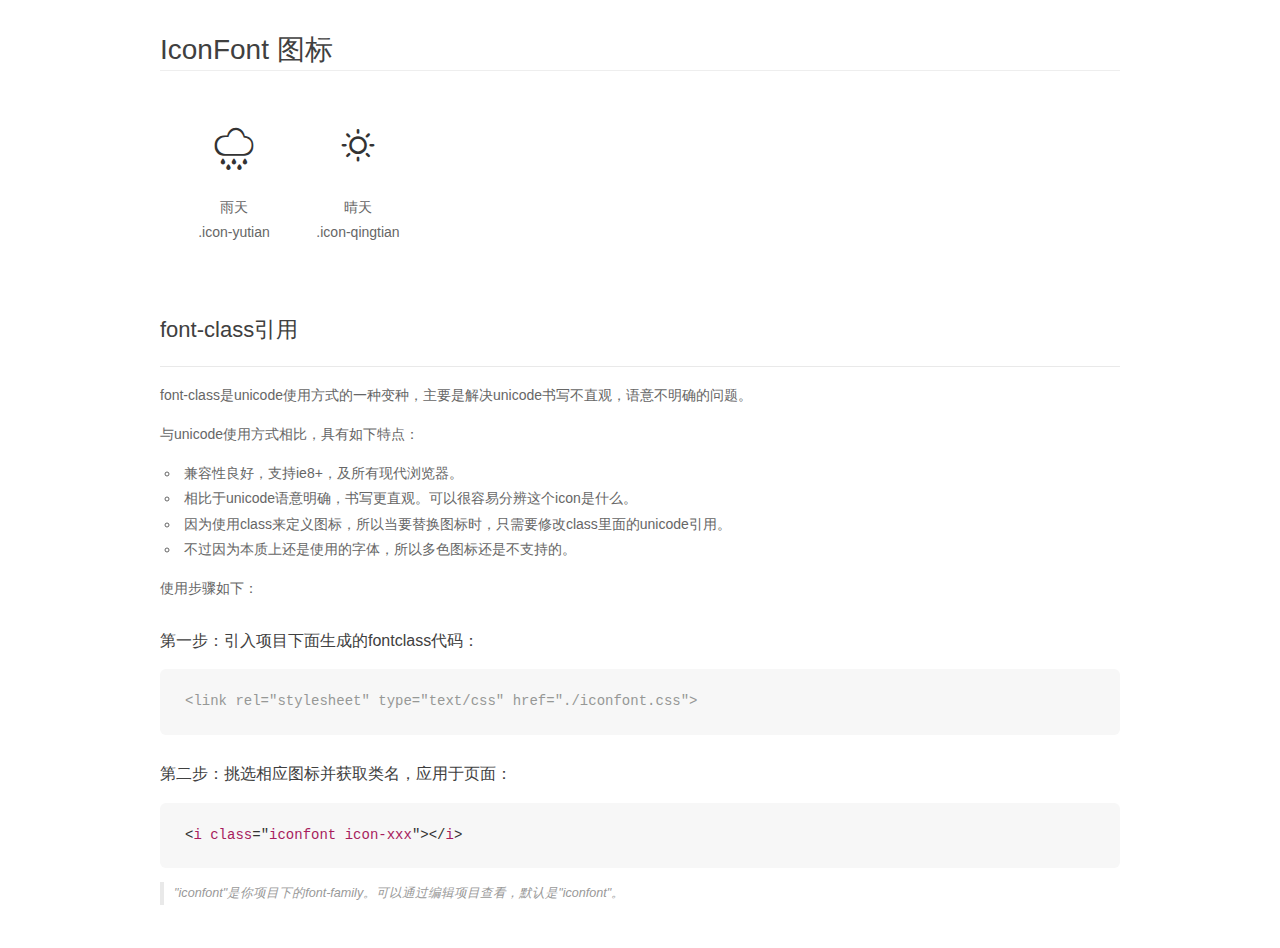
<file: font/demo_fontclass.html>
<!DOCTYPE html>
<html>
<head>
    <meta charset="utf-8"/>
    <title>IconFont</title>
    <link rel="stylesheet" href="demo.css">
    <link rel="stylesheet" href="iconfont.css">
</head>
<body>
    <div class="main markdown">
        <h1>IconFont 图标</h1>
        <ul class="icon_lists clear">
            
                <li>
                <i class="icon iconfont icon-yutian"></i>
                    <div class="name">雨天</div>
                    <div class="fontclass">.icon-yutian</div>
                </li>
            
                <li>
                <i class="icon iconfont icon-qingtian"></i>
                    <div class="name">晴天</div>
                    <div class="fontclass">.icon-qingtian</div>
                </li>
            
        </ul>

        <h2 id="font-class-">font-class引用</h2>
        <hr>

        <p>font-class是unicode使用方式的一种变种，主要是解决unicode书写不直观，语意不明确的问题。</p>
        <p>与unicode使用方式相比，具有如下特点：</p>
        <ul>
        <li>兼容性良好，支持ie8+，及所有现代浏览器。</li>
        <li>相比于unicode语意明确，书写更直观。可以很容易分辨这个icon是什么。</li>
        <li>因为使用class来定义图标，所以当要替换图标时，只需要修改class里面的unicode引用。</li>
        <li>不过因为本质上还是使用的字体，所以多色图标还是不支持的。</li>
        </ul>
        <p>使用步骤如下：</p>
        <h3 id="-fontclass-">第一步：引入项目下面生成的fontclass代码：</h3>


        <pre><code class="lang-js hljs javascript"><span class="hljs-comment">&lt;link rel="stylesheet" type="text/css" href="./iconfont.css"&gt;</span></code></pre>
        <h3 id="-">第二步：挑选相应图标并获取类名，应用于页面：</h3>
        <pre><code class="lang-css hljs">&lt;<span class="hljs-selector-tag">i</span> <span class="hljs-selector-tag">class</span>="<span class="hljs-selector-tag">iconfont</span> <span class="hljs-selector-tag">icon-xxx</span>"&gt;&lt;/<span class="hljs-selector-tag">i</span>&gt;</code></pre>
        <blockquote>
        <p>"iconfont"是你项目下的font-family。可以通过编辑项目查看，默认是"iconfont"。</p>
        </blockquote>
    </div>
</body>
</html>
</file>
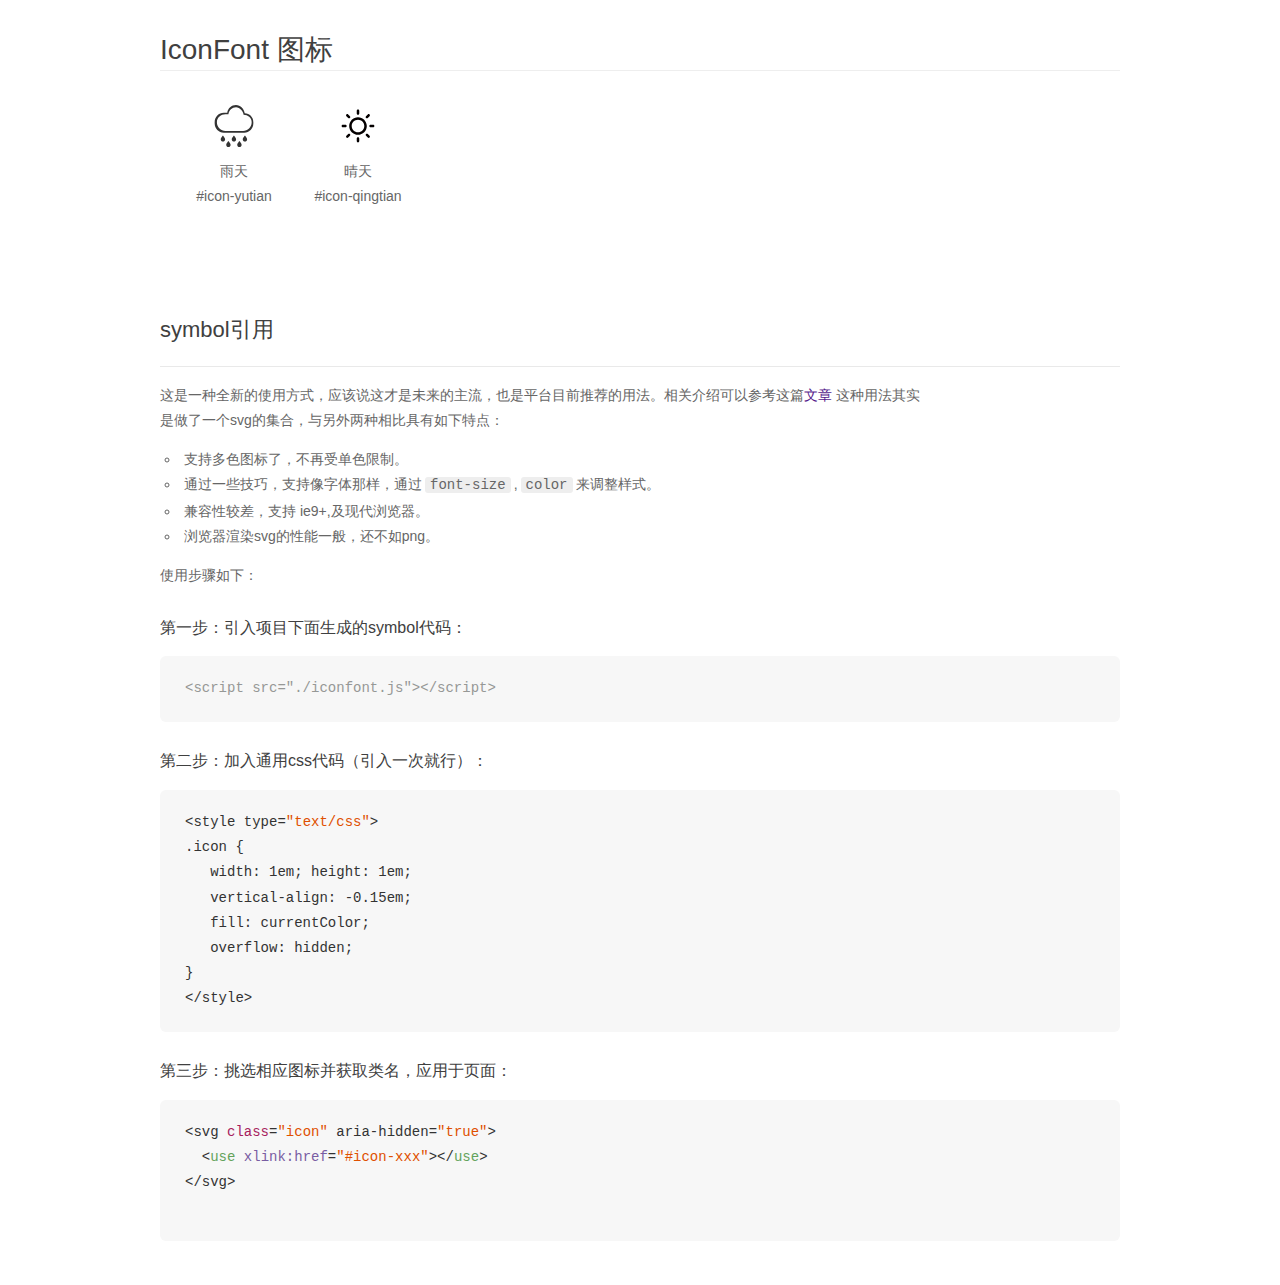
<file: font/demo_symbol.html>
<!DOCTYPE html>
<html>
<head>
    <meta charset="utf-8"/>
    <title>IconFont</title>
    <link rel="stylesheet" href="demo.css">
    <script src="iconfont.js"></script>

    <style type="text/css">
        .icon {
          /* 通过设置 font-size 来改变图标大小 */
          width: 1em; height: 1em;
          /* 图标和文字相邻时，垂直对齐 */
          vertical-align: -0.15em;
          /* 通过设置 color 来改变 SVG 的颜色/fill */
          fill: currentColor;
          /* path 和 stroke 溢出 viewBox 部分在 IE 下会显示
             normalize.css 中也包含这行 */
          overflow: hidden;
        }

    </style>
</head>
<body>
    <div class="main markdown">
        <h1>IconFont 图标</h1>
        <ul class="icon_lists clear">
            
                <li>
                    <svg class="icon" aria-hidden="true">
                        <use xlink:href="#icon-yutian"></use>
                    </svg>
                    <div class="name">雨天</div>
                    <div class="fontclass">#icon-yutian</div>
                </li>
            
                <li>
                    <svg class="icon" aria-hidden="true">
                        <use xlink:href="#icon-qingtian"></use>
                    </svg>
                    <div class="name">晴天</div>
                    <div class="fontclass">#icon-qingtian</div>
                </li>
            
        </ul>


        <h2 id="symbol-">symbol引用</h2>
        <hr>

        <p>这是一种全新的使用方式，应该说这才是未来的主流，也是平台目前推荐的用法。相关介绍可以参考这篇<a href="">文章</a>
        这种用法其实是做了一个svg的集合，与另外两种相比具有如下特点：</p>
        <ul>
          <li>支持多色图标了，不再受单色限制。</li>
          <li>通过一些技巧，支持像字体那样，通过<code>font-size</code>,<code>color</code>来调整样式。</li>
          <li>兼容性较差，支持 ie9+,及现代浏览器。</li>
          <li>浏览器渲染svg的性能一般，还不如png。</li>
        </ul>
        <p>使用步骤如下：</p>
        <h3 id="-symbol-">第一步：引入项目下面生成的symbol代码：</h3>
        <pre><code class="lang-js hljs javascript"><span class="hljs-comment">&lt;script src="./iconfont.js"&gt;&lt;/script&gt;</span></code></pre>
        <h3 id="-css-">第二步：加入通用css代码（引入一次就行）：</h3>
        <pre><code class="lang-js hljs javascript">&lt;style type=<span class="hljs-string">"text/css"</span>&gt;
.icon {
   width: <span class="hljs-number">1</span>em; height: <span class="hljs-number">1</span>em;
   vertical-align: <span class="hljs-number">-0.15</span>em;
   fill: currentColor;
   overflow: hidden;
}
&lt;<span class="hljs-regexp">/style&gt;</span></code></pre>
        <h3 id="-">第三步：挑选相应图标并获取类名，应用于页面：</h3>
        <pre><code class="lang-js hljs javascript">&lt;svg <span class="hljs-class"><span class="hljs-keyword">class</span></span>=<span class="hljs-string">"icon"</span> aria-hidden=<span class="hljs-string">"true"</span>&gt;<span class="xml"><span class="hljs-tag">
  &lt;<span class="hljs-name">use</span> <span class="hljs-attr">xlink:href</span>=<span class="hljs-string">"#icon-xxx"</span>&gt;</span><span class="hljs-tag">&lt;/<span class="hljs-name">use</span>&gt;</span>
</span>&lt;<span class="hljs-regexp">/svg&gt;
        </span></code></pre>
    </div>
</body>
</html>
</file>
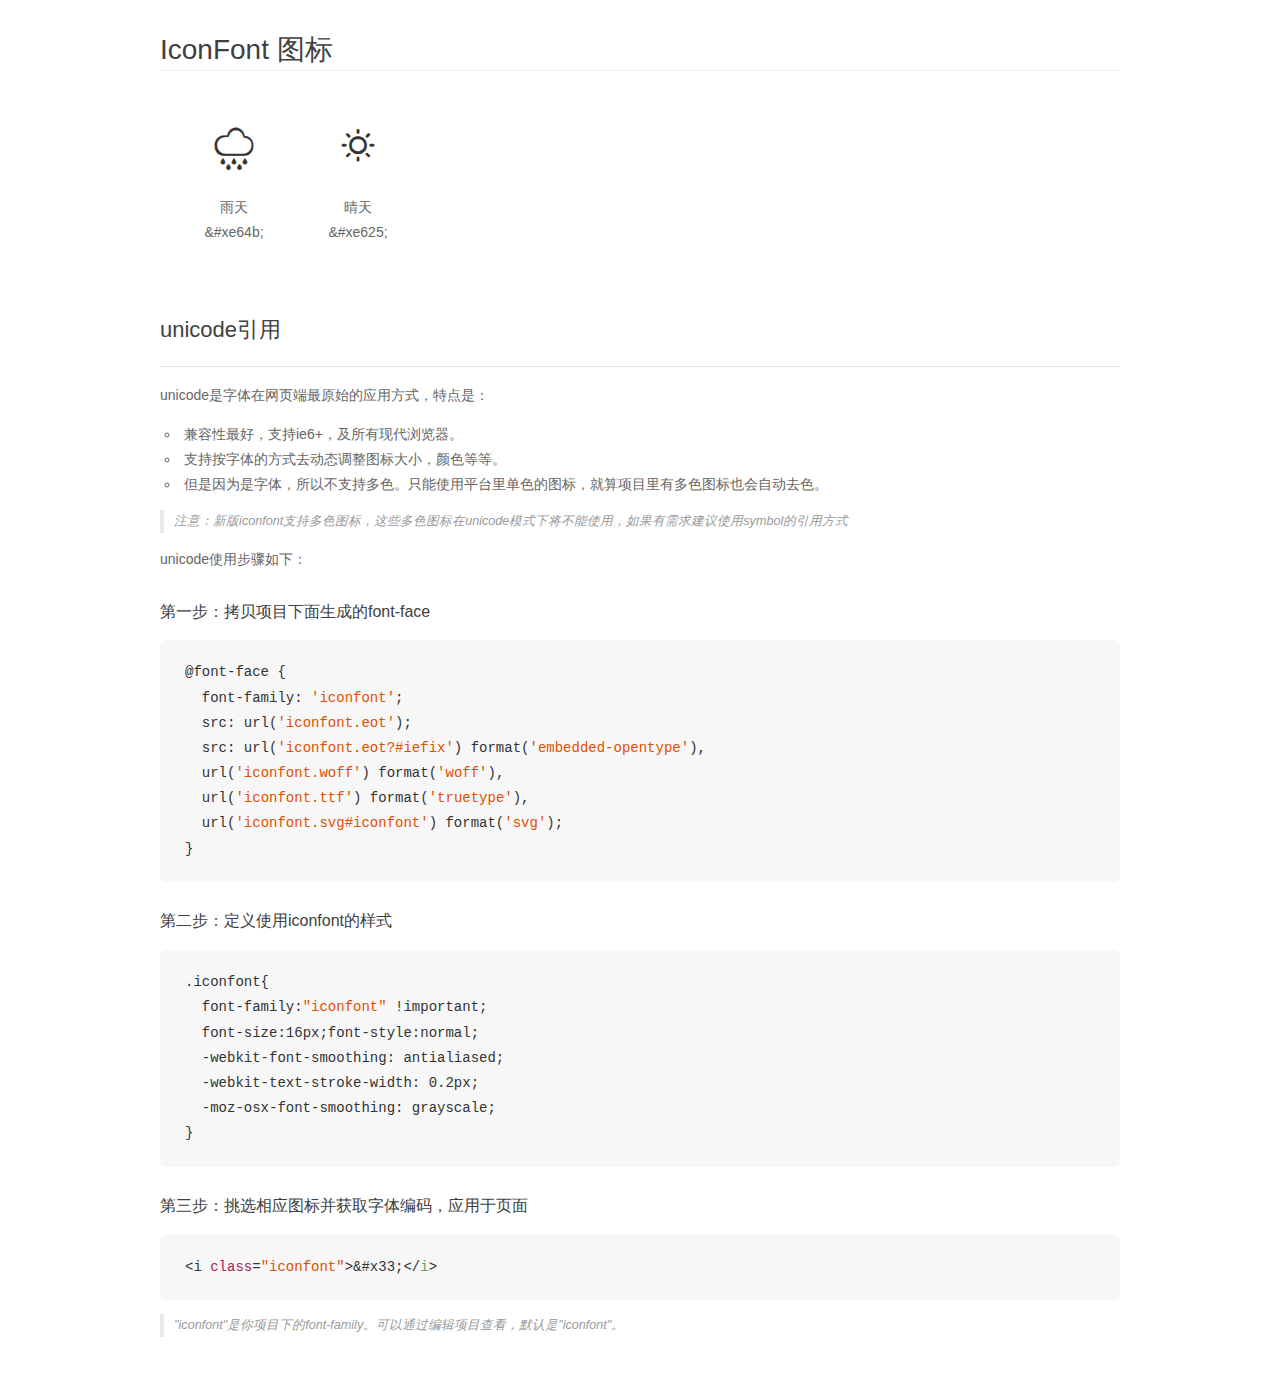
<file: font/demo_unicode.html>
<!DOCTYPE html>
<html>
<head>
    <meta charset="utf-8"/>
    <title>IconFont</title>
    <link rel="stylesheet" href="demo.css">

    <style type="text/css">

        @font-face {font-family: "iconfont";
          src: url('iconfont.eot'); /* IE9*/
          src: url('iconfont.eot#iefix') format('embedded-opentype'), /* IE6-IE8 */
          url('iconfont.woff') format('woff'), /* chrome, firefox */
          url('iconfont.ttf') format('truetype'), /* chrome, firefox, opera, Safari, Android, iOS 4.2+*/
          url('iconfont.svg#iconfont') format('svg'); /* iOS 4.1- */
        }

        .iconfont {
          font-family:"iconfont" !important;
          font-size:16px;
          font-style:normal;
          -webkit-font-smoothing: antialiased;
          -webkit-text-stroke-width: 0.2px;
          -moz-osx-font-smoothing: grayscale;
        }

    </style>
</head>
<body>
    <div class="main markdown">
        <h1>IconFont 图标</h1>
        <ul class="icon_lists clear">
            
                <li>
                <i class="icon iconfont">&#xe64b;</i>
                    <div class="name">雨天</div>
                    <div class="code">&amp;#xe64b;</div>
                </li>
            
                <li>
                <i class="icon iconfont">&#xe625;</i>
                    <div class="name">晴天</div>
                    <div class="code">&amp;#xe625;</div>
                </li>
            
        </ul>
        <h2 id="unicode-">unicode引用</h2>
        <hr>

        <p>unicode是字体在网页端最原始的应用方式，特点是：</p>
        <ul>
        <li>兼容性最好，支持ie6+，及所有现代浏览器。</li>
        <li>支持按字体的方式去动态调整图标大小，颜色等等。</li>
        <li>但是因为是字体，所以不支持多色。只能使用平台里单色的图标，就算项目里有多色图标也会自动去色。</li>
        </ul>
        <blockquote>
        <p>注意：新版iconfont支持多色图标，这些多色图标在unicode模式下将不能使用，如果有需求建议使用symbol的引用方式</p>
        </blockquote>
        <p>unicode使用步骤如下：</p>
        <h3 id="-font-face">第一步：拷贝项目下面生成的font-face</h3>
        <pre><code class="lang-js hljs javascript">@font-face {
  font-family: <span class="hljs-string">'iconfont'</span>;
  src: url(<span class="hljs-string">'iconfont.eot'</span>);
  src: url(<span class="hljs-string">'iconfont.eot?#iefix'</span>) format(<span class="hljs-string">'embedded-opentype'</span>),
  url(<span class="hljs-string">'iconfont.woff'</span>) format(<span class="hljs-string">'woff'</span>),
  url(<span class="hljs-string">'iconfont.ttf'</span>) format(<span class="hljs-string">'truetype'</span>),
  url(<span class="hljs-string">'iconfont.svg#iconfont'</span>) format(<span class="hljs-string">'svg'</span>);
}
</code></pre>
        <h3 id="-iconfont-">第二步：定义使用iconfont的样式</h3>
        <pre><code class="lang-js hljs javascript">.iconfont{
  font-family:<span class="hljs-string">"iconfont"</span> !important;
  font-size:<span class="hljs-number">16</span>px;font-style:normal;
  -webkit-font-smoothing: antialiased;
  -webkit-text-stroke-width: <span class="hljs-number">0.2</span>px;
  -moz-osx-font-smoothing: grayscale;
}
</code></pre>
        <h3 id="-">第三步：挑选相应图标并获取字体编码，应用于页面</h3>
        <pre><code class="lang-js hljs javascript">&lt;i <span class="hljs-class"><span class="hljs-keyword">class</span></span>=<span class="hljs-string">"iconfont"</span>&gt;&amp;#x33;<span class="xml"><span class="hljs-tag">&lt;/<span class="hljs-name">i</span>&gt;</span></span></code></pre>

        <blockquote>
        <p>"iconfont"是你项目下的font-family。可以通过编辑项目查看，默认是"iconfont"。</p>
        </blockquote>
    </div>


</body>
</html>
</file>
<file: font/iconfont.css>
@font-face {font-family: "iconfont";
  src: url('iconfont.eot?t=1507861172091'); /* IE9*/
  src: url('iconfont.eot?t=1507861172091#iefix') format('embedded-opentype'), /* IE6-IE8 */
  url('[data-uri]') format('woff'),
  url('iconfont.ttf?t=1507861172091') format('truetype'), /* chrome, firefox, opera, Safari, Android, iOS 4.2+*/
  url('iconfont.svg?t=1507861172091#iconfont') format('svg'); /* iOS 4.1- */
}

.iconfont {
  font-family:"iconfont" !important;
  font-size:16px;
  font-style:normal;
  -webkit-font-smoothing: antialiased;
  -moz-osx-font-smoothing: grayscale;
}

.icon-yutian:before { content: "\e64b"; }

.icon-qingtian:before { content: "\e625"; }
</file>
<file: font/demo.css>
*{margin: 0;padding: 0;list-style: none;}
/*
KISSY CSS Reset
理念：1. reset 的目的不是清除浏览器的默认样式，这仅是部分工作。清除和重置是紧密不可分的。
2. reset 的目的不是让默认样式在所有浏览器下一致，而是减少默认样式有可能带来的问题。
3. reset 期望提供一套普适通用的基础样式。但没有银弹，推荐根据具体需求，裁剪和修改后再使用。
特色：1. 适应中文；2. 基于最新主流浏览器。
维护：玉伯<lifesinger@gmail.com>, 正淳<ragecarrier@gmail.com>
 */

/** 清除内外边距 **/
body, h1, h2, h3, h4, h5, h6, hr, p, blockquote, /* structural elements 结构元素 */
dl, dt, dd, ul, ol, li, /* list elements 列表元素 */
pre, /* text formatting elements 文本格式元素 */
form, fieldset, legend, button, input, textarea, /* form elements 表单元素 */
th, td /* table elements 表格元素 */ {
  margin: 0;
  padding: 0;
}

/** 设置默认字体 **/
body,
button, input, select, textarea /* for ie */ {
  font: 12px/1.5 tahoma, arial, \5b8b\4f53, sans-serif;
}
h1, h2, h3, h4, h5, h6 { font-size: 100%; }
address, cite, dfn, em, var { font-style: normal; } /* 将斜体扶正 */
code, kbd, pre, samp { font-family: courier new, courier, monospace; } /* 统一等宽字体 */
small { font-size: 12px; } /* 小于 12px 的中文很难阅读，让 small 正常化 */

/** 重置列表元素 **/
ul, ol { list-style: none; }

/** 重置文本格式元素 **/
a { text-decoration: none; }
a:hover { text-decoration: underline; }


/** 重置表单元素 **/
legend { color: #000; } /* for ie6 */
fieldset, img { border: 0; } /* img 搭车：让链接里的 img 无边框 */
button, input, select, textarea { font-size: 100%; } /* 使得表单元素在 ie 下能继承字体大小 */
/* 注：optgroup 无法扶正 */

/** 重置表格元素 **/
table { border-collapse: collapse; border-spacing: 0; }

/* 清除浮动 */
.ks-clear:after, .clear:after {
  content: '\20';
  display: block;
  height: 0;
  clear: both;
}
.ks-clear, .clear {
  *zoom: 1;
}

.main {
  padding: 30px 100px;
width: 960px;
margin: 0 auto;
}
.main h1{font-size:36px; color:#333; text-align:left;margin-bottom:30px; border-bottom: 1px solid #eee;}

.helps{margin-top:40px;}
.helps pre{
  padding:20px;
  margin:10px 0;
  border:solid 1px #e7e1cd;
  background-color: #fffdef;
  overflow: auto;
}

.icon_lists{
  width: 100% !important;

}

.icon_lists li{
  float:left;
  width: 100px;
  height:180px;
  text-align: center;
  list-style: none !important;
}
.icon_lists .icon{
  font-size: 42px;
  line-height: 100px;
  margin: 10px 0;
  color:#333;
  -webkit-transition: font-size 0.25s ease-out 0s;
  -moz-transition: font-size 0.25s ease-out 0s;
  transition: font-size 0.25s ease-out 0s;

}
.icon_lists .icon:hover{
  font-size: 100px;
}



.markdown {
  color: #666;
  font-size: 14px;
  line-height: 1.8;
}

.highlight {
  line-height: 1.5;
}

.markdown img {
  vertical-align: middle;
  max-width: 100%;
}

.markdown h1 {
  color: #404040;
  font-weight: 500;
  line-height: 40px;
  margin-bottom: 24px;
}

.markdown h2,
.markdown h3,
.markdown h4,
.markdown h5,
.markdown h6 {
  color: #404040;
  margin: 1.6em 0 0.6em 0;
  font-weight: 500;
  clear: both;
}

.markdown h1 {
  font-size: 28px;
}

.markdown h2 {
  font-size: 22px;
}

.markdown h3 {
  font-size: 16px;
}

.markdown h4 {
  font-size: 14px;
}

.markdown h5 {
  font-size: 12px;
}

.markdown h6 {
  font-size: 12px;
}

.markdown hr {
  height: 1px;
  border: 0;
  background: #e9e9e9;
  margin: 16px 0;
  clear: both;
}

.markdown p,
.markdown pre {
  margin: 1em 0;
}

.markdown > p,
.markdown > blockquote,
.markdown > .highlight,
.markdown > ol,
.markdown > ul {
  width: 80%;
}

.markdown ul > li {
  list-style: circle;
}

.markdown > ul li,
.markdown blockquote ul > li {
  margin-left: 20px;
  padding-left: 4px;
}

.markdown > ul li p,
.markdown > ol li p {
  margin: 0.6em 0;
}

.markdown ol > li {
  list-style: decimal;
}

.markdown > ol li,
.markdown blockquote ol > li {
  margin-left: 20px;
  padding-left: 4px;
}

.markdown code {
  margin: 0 3px;
  padding: 0 5px;
  background: #eee;
  border-radius: 3px;
}

.markdown pre {
  border-radius: 6px;
  background: #f7f7f7;
  padding: 20px;
}

.markdown pre code {
  border: none;
  background: #f7f7f7;
  margin: 0;
}

.markdown strong,
.markdown b {
  font-weight: 600;
}

.markdown > table {
  border-collapse: collapse;
  border-spacing: 0px;
  empty-cells: show;
  border: 1px solid #e9e9e9;
  width: 95%;
  margin-bottom: 24px;
}

.markdown > table th {
  white-space: nowrap;
  color: #333;
  font-weight: 600;

}

.markdown > table th,
.markdown > table td {
  border: 1px solid #e9e9e9;
  padding: 8px 16px;
  text-align: left;
}

.markdown > table th {
  background: #F7F7F7;
}

.markdown blockquote {
  font-size: 90%;
  color: #999;
  border-left: 4px solid #e9e9e9;
  padding-left: 0.8em;
  margin: 1em 0;
  font-style: italic;
}

.markdown blockquote p {
  margin: 0;
}

.markdown .anchor {
  opacity: 0;
  transition: opacity 0.3s ease;
  margin-left: 8px;
}

.markdown .waiting {
  color: #ccc;
}

.markdown h1:hover .anchor,
.markdown h2:hover .anchor,
.markdown h3:hover .anchor,
.markdown h4:hover .anchor,
.markdown h5:hover .anchor,
.markdown h6:hover .anchor {
  opacity: 1;
  display: inline-block;
}

.markdown > br,
.markdown > p > br {
  clear: both;
}


.hljs {
  display: block;
  background: white;
  padding: 0.5em;
  color: #333333;
  overflow-x: auto;
}

.hljs-comment,
.hljs-meta {
  color: #969896;
}

.hljs-string,
.hljs-variable,
.hljs-template-variable,
.hljs-strong,
.hljs-emphasis,
.hljs-quote {
  color: #df5000;
}

.hljs-keyword,
.hljs-selector-tag,
.hljs-type {
  color: #a71d5d;
}

.hljs-literal,
.hljs-symbol,
.hljs-bullet,
.hljs-attribute {
  color: #0086b3;
}

.hljs-section,
.hljs-name {
  color: #63a35c;
}

.hljs-tag {
  color: #333333;
}

.hljs-title,
.hljs-attr,
.hljs-selector-id,
.hljs-selector-class,
.hljs-selector-attr,
.hljs-selector-pseudo {
  color: #795da3;
}

.hljs-addition {
  color: #55a532;
  background-color: #eaffea;
}

.hljs-deletion {
  color: #bd2c00;
  background-color: #ffecec;
}

.hljs-link {
  text-decoration: underline;
}

pre{
  background: #fff;
}
</file>
